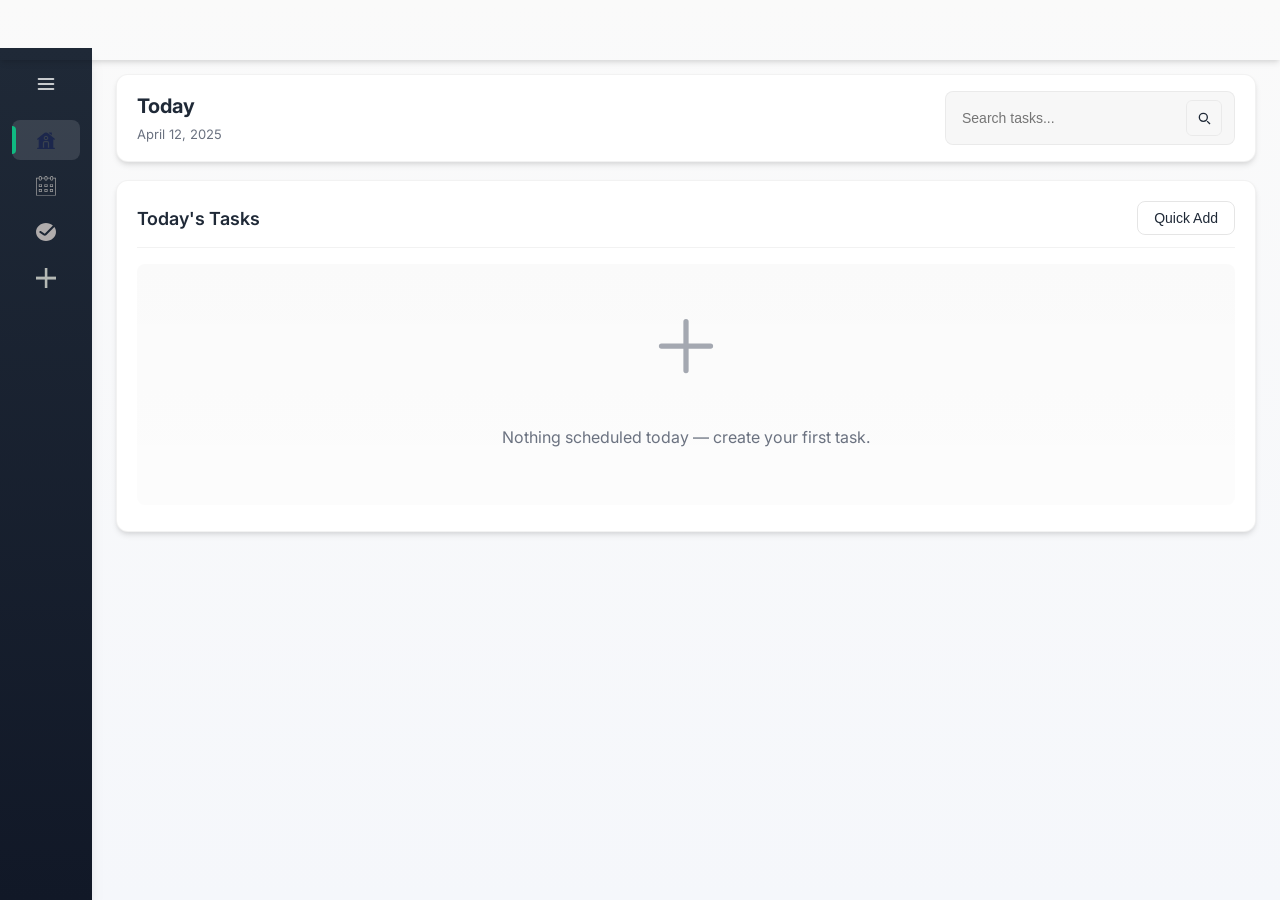
<file: index.html>
<!doctype html>
<html lang="en">
<head>
  <meta charset="utf-8" />
  <meta name="viewport" content="width=device-width,initial-scale=1" />
  <title>Todo App — Professional UI</title>

  <link rel="preconnect" href="https://fonts.gstatic.com" crossorigin />
  <link href="https://fonts.googleapis.com/css2?family=Inter:wght@300;400;500;600;700;800&display=swap" rel="stylesheet" />

  <link rel="stylesheet" href="style.css" />
</head>
<body>
  <!-- GLOBAL TOP BAR -->
  <div id="globalTopBar" class="global-topbar" role="region" aria-label="Top bar">
    <div class="global-topbar-inner">
      <div class="global-left">
        <span class="global-msg"></span>
      </div>
      <div class="global-right"></div>
    </div>
  </div>

  <div id="app" class="app-shell">
    <!-- SIDEBAR -->
    <aside id="sidebar" class="sidebar collapsed" aria-label="Primary navigation">
      <div class="sidebar-top">
        <button id="menuToggle" class="icon-btn" aria-label="Toggle menu">
          <svg width="20" height="20" viewBox="0 0 24 24" fill="none" stroke="currentColor" stroke-width="2" aria-hidden="true">
            <line x1="3" y1="6" x2="21" y2="6" stroke-linecap="round"/>
            <line x1="3" y1="12" x2="21" y2="12" stroke-linecap="round"/>
            <line x1="3" y1="18" x2="21" y2="18" stroke-linecap="round"/>
          </svg>
        </button>
      </div>

      <nav class="sidebar-nav" role="navigation">
        <button class="nav-item active" id="nav-today" title="Today" aria-label="Today">
          <img src="./Assets/Home.svg" width="20" height="20" class="nav-icon" alt="Today"/>
          <span class="nav-text">Today</span>
        </button>
        <button class="nav-item" id="nav-calendar" title="Calendar" aria-label="Calendar">
          <img src="./Assets/Calender.svg" width="20" height="20" class="nav-icon" alt="Calendar"/>
          <span class="nav-text">Calendar</span>
        </button>
        <button class="nav-item" id="nav-completed" title="Completed" aria-label="Completed">
          <img src="./Assets/CompleatedTask.svg" width="20" height="20" class="nav-icon" alt="Completed tasks"/>
          <span class="nav-text">Completed</span>
        </button>
        <button class="nav-item" id="nav-add" title="Add task" aria-label="Add task">
          <img src="./Assets/AddItem.svg" width="20" height="20" class="nav-icon" alt="Add Task"/>
          <span class="nav-text">Add Task</span>
        </button>
      </nav>
    </aside>

   
    <main id="mainContent" class="main">
      <header class="topbar">
        <div class="topbar-left">
          <h1 id="pageTitle">Today</h1>
          <div class="page-sub">April 12, 2025</div>
        </div>

        <div class="topbar-right">
          <div class="searchwrap">
            <input type="search" placeholder="Search tasks..." id="searchTask" class="search"/>
            <button class="icon-btn mini" aria-label="Search">
              <svg width="16" height="16" viewBox="0 0 24 24" fill="none" stroke="currentColor" stroke-width="2">
                <circle cx="11" cy="11" r="6"/>
                <line x1="21" y1="21" x2="16.65" y2="16.65"/>
              </svg>
            </button>
          </div>
        </div>
      </header>

      <section id="contentArea" class="content">
      
        <section id="todayView" class="view">
          <div class="panel">
            <div class="panel-header">
              <h2>Today's Tasks</h2>
              <div class="panel-actions">
                <button id="quickAddBtn" class="btn btn-outline">Quick Add</button>
              </div>
            </div>

            <div id="todayEmpty" class="empty-state" style="display:none;">
              <div class="empty-illustration" aria-hidden="true">
                <svg width="84" height="84" viewBox="0 0 24 24" fill="none" stroke="currentColor" stroke-width="1.5">
                  <path d="M12 5v14M5 12h14" stroke-linecap="round"/>
                </svg>
              </div>
              <p class="empty-text">Nothing scheduled today — create your first task.</p>
            </div>

            <div id="todayTasks" class="task-list"></div>
          </div>
        </section>

        
        <section id="calendarView" class="view" style="display:none;">
          <div class="calendar-layout">
            <div class="calendar-panel panel">
              <div class="calendar-header">
                <button id="prevMonth" class="calendar-nav-btn" aria-label="Previous month">
                  <svg width="18" height="18" viewBox="0 0 24 24" fill="none" stroke="currentColor" stroke-width="2">
                    <polyline points="15 18 9 12 15 6"/>
                  </svg>
                </button>

                <h3 id="currentMonth" class="calendar-month">April 2025</h3>

                <button id="nextMonth" class="calendar-nav-btn" aria-label="Next month">
                  <svg width="18" height="18" viewBox="0 0 24 24" fill="none" stroke="currentColor" stroke-width="2">
                    <polyline points="9 18 15 12 9 6"/>
                  </svg>
                </button>
              </div>
              <div id="calendar" class="calendar-grid" role="grid" aria-label="Calendar"></div>
            </div>

            <aside id="selectedDateTasks" class="tasks-panel panel selected-date-tasks"></aside>
          </div>
        </section>

       
        <section id="completedView" class="view" style="display:none;">
          <div class="panel">
            <div class="panel-header">
              <h2>Completed Tasks</h2>
              <div class="panel-actions">
                <button id="clearCompleted" class="btn btn-danger">Clear All</button>
              </div>
            </div>
            <div id="completedTasks" class="task-list"></div>
          </div>
        </section>
      </section>
    </main>
  </div>


  <div id="taskModal" class="modal" aria-hidden="true" style="display:none;">
    <div class="modal-sheet" role="dialog" aria-modal="true" aria-labelledby="modalTitle">
      <header class="modal-header">
        <h3 id="modalTitle">Add Task</h3>
        <button id="cancelBtn" class="icon-btn" aria-label="Close modal">
          <svg width="18" height="18" viewBox="0 0 24 24" fill="none" stroke="currentColor" stroke-width="2">
            <line x1="18" y1="6" x2="6" y2="18"/>
            <line x1="6" y1="6" x2="18" y2="18"/>
          </svg>
        </button>
      </header>

      <div class="modal-body">
        <label class="field">
          <span class="field-label">Title</span>
          <input id="taskTitle" class="input-field" placeholder="e.g., Finish project README"/>
        </label>

        <label class="field">
          <span class="field-label">Description</span>
          <textarea id="taskDescription" class="input-field textarea-field" placeholder="Optional details"></textarea>
        </label>

        <div class="form-row">
          <label class="field small">
            <span class="field-label">Date</span>
            <input id="taskDate" type="date" class="date-input"/>
          </label>

          <label class="field small">
            <span class="field-label">Priority</span>
            <select id="taskPriority" class="priority-select">
              <option value="low">Low</option>
              <option value="medium" selected>Medium</option>
              <option value="high">High</option>
            </select>
          </label>
        </div>

        <div class="modal-footer">
          <button id="saveTaskBtn" class="btn btn-primary">Add Task</button>
          <button id="deleteTaskBtn" class="btn btn-delete" style="display:none;">Delete</button>
        </div>
      </div>
    </div>
  </div>

  <script type="module" src="./src/initial.js"></script>
  <script>
  
    const menuToggle = document.getElementById('menuToggle');
    const sidebar = document.getElementById('sidebar');

    menuToggle.addEventListener('click', () => {
      sidebar.classList.toggle('collapsed');
    });
  </script>
</body>
</html>
</file>
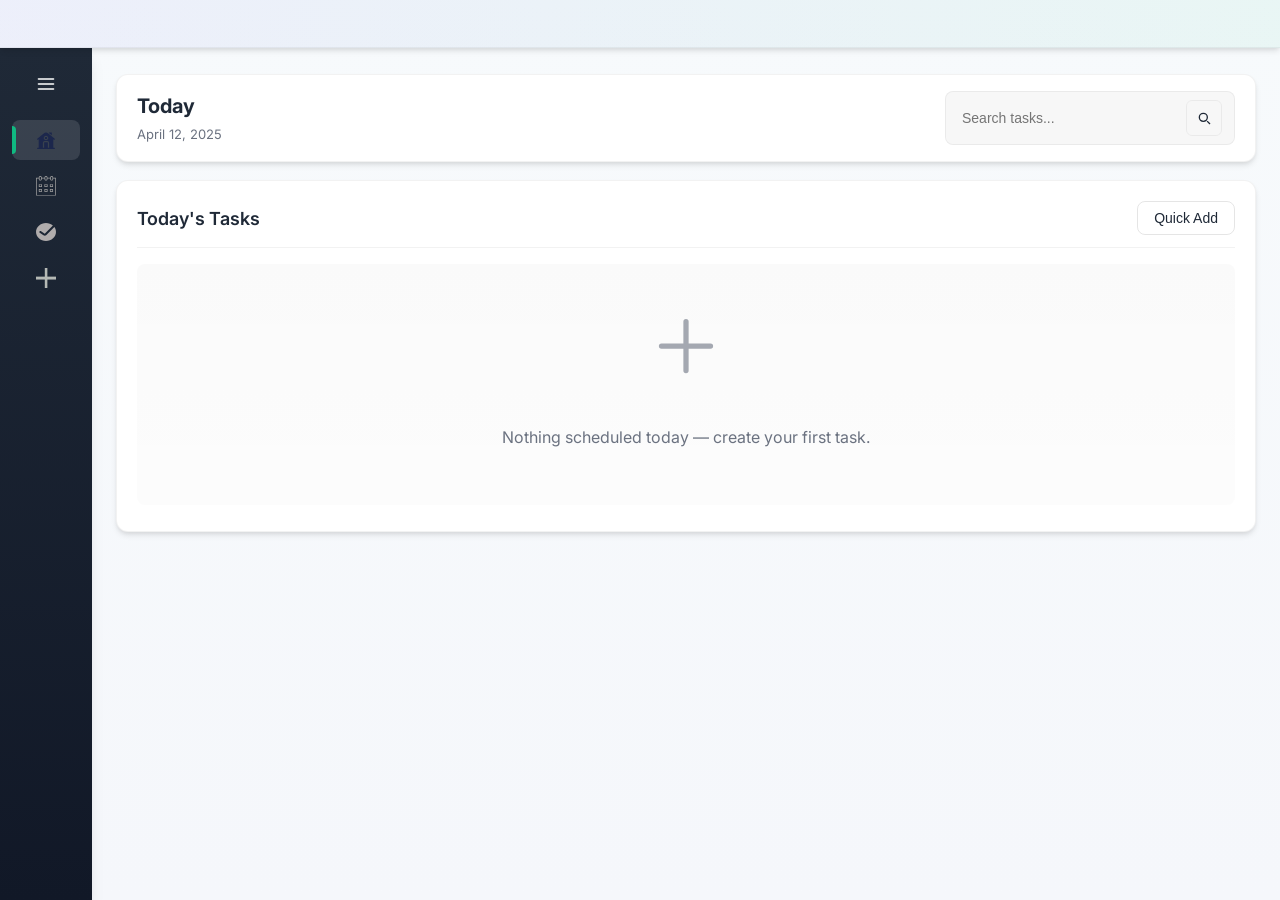
<file: To-Do/index.html>
<!doctype html>
<html lang="en">
<head>
  <meta charset="utf-8" />
  <meta name="viewport" content="width=device-width,initial-scale=1" />
  <title>Todo App — Professional UI</title>

  <link rel="preconnect" href="https://fonts.gstatic.com" crossorigin />
  <link href="https://fonts.googleapis.com/css2?family=Inter:wght@300;400;500;600;700;800&display=swap" rel="stylesheet" />

  <link rel="stylesheet" href="style.css" />
</head>
<body>
  <!-- GLOBAL TOP BAR -->
  <div id="globalTopBar" class="global-topbar" role="region" aria-label="Top bar">
    <div class="global-topbar-inner">
      <div class="global-left">
        <span class="global-msg"></span>
      </div>
      <div class="global-right"></div>
    </div>
  </div>

  <div id="app" class="app-shell">
    <!-- SIDEBAR -->
    <aside id="sidebar" class="sidebar collapsed" aria-label="Primary navigation">
      <div class="sidebar-top">
        <button id="menuToggle" class="icon-btn" aria-label="Toggle menu">
          <svg width="20" height="20" viewBox="0 0 24 24" fill="none" stroke="currentColor" stroke-width="2" aria-hidden="true">
            <line x1="3" y1="6" x2="21" y2="6" stroke-linecap="round"/>
            <line x1="3" y1="12" x2="21" y2="12" stroke-linecap="round"/>
            <line x1="3" y1="18" x2="21" y2="18" stroke-linecap="round"/>
          </svg>
        </button>
      </div>

      <nav class="sidebar-nav" role="navigation">
        <button class="nav-item active" id="nav-today" title="Today" aria-label="Today">
          <img src="./Assets/Home.svg" width="20" height="20" class="nav-icon" alt="Today"/>
          <span class="nav-text">Today</span>
        </button>
        <button class="nav-item" id="nav-calendar" title="Calendar" aria-label="Calendar">
          <img src="./Assets/Calender.svg" width="20" height="20" class="nav-icon" alt="Calendar"/>
          <span class="nav-text">Calendar</span>
        </button>
        <button class="nav-item" id="nav-completed" title="Completed" aria-label="Completed">
          <img src="./Assets/CompleatedTask.svg" width="20" height="20" class="nav-icon" alt="Completed tasks"/>
          <span class="nav-text">Completed</span>
        </button>
        <button class="nav-item" id="nav-add" title="Add task" aria-label="Add task">
          <img src="./Assets/AddItem.svg" width="20" height="20" class="nav-icon" alt="Add Task"/>
          <span class="nav-text">Add Task</span>
        </button>
      </nav>
    </aside>

    <!-- MAIN -->
    <main id="mainContent" class="main">
      <header class="topbar">
        <div class="topbar-left">
          <h1 id="pageTitle">Today</h1>
          <div class="page-sub">April 12, 2025</div>
        </div>

        <div class="topbar-right">
          <div class="searchwrap">
            <input type="search" placeholder="Search tasks..." id="searchTask" class="search"/>
            <button class="icon-btn mini" aria-label="Search">
              <svg width="16" height="16" viewBox="0 0 24 24" fill="none" stroke="currentColor" stroke-width="2">
                <circle cx="11" cy="11" r="6"/>
                <line x1="21" y1="21" x2="16.65" y2="16.65"/>
              </svg>
            </button>
          </div>
        </div>
      </header>

      <section id="contentArea" class="content">
        <!-- TODAY VIEW -->
        <section id="todayView" class="view">
          <div class="panel">
            <div class="panel-header">
              <h2>Today's Tasks</h2>
              <div class="panel-actions">
                <button id="quickAddBtn" class="btn btn-outline">Quick Add</button>
              </div>
            </div>

            <div id="todayEmpty" class="empty-state" style="display:none;">
              <div class="empty-illustration" aria-hidden="true">
                <svg width="84" height="84" viewBox="0 0 24 24" fill="none" stroke="currentColor" stroke-width="1.5">
                  <path d="M12 5v14M5 12h14" stroke-linecap="round"/>
                </svg>
              </div>
              <p class="empty-text">Nothing scheduled today — create your first task.</p>
            </div>

            <div id="todayTasks" class="task-list"></div>
          </div>
        </section>

        <!-- CALENDAR VIEW -->
        <section id="calendarView" class="view" style="display:none;">
          <div class="calendar-layout">
            <div class="calendar-panel panel">
              <div class="calendar-header">
                <button id="prevMonth" class="calendar-nav-btn" aria-label="Previous month">
                  <svg width="18" height="18" viewBox="0 0 24 24" fill="none" stroke="currentColor" stroke-width="2">
                    <polyline points="15 18 9 12 15 6"/>
                  </svg>
                </button>

                <h3 id="currentMonth" class="calendar-month">April 2025</h3>

                <button id="nextMonth" class="calendar-nav-btn" aria-label="Next month">
                  <svg width="18" height="18" viewBox="0 0 24 24" fill="none" stroke="currentColor" stroke-width="2">
                    <polyline points="9 18 15 12 9 6"/>
                  </svg>
                </button>
              </div>
              <div id="calendar" class="calendar-grid" role="grid" aria-label="Calendar"></div>
            </div>

            <aside id="selectedDateTasks" class="tasks-panel panel selected-date-tasks"></aside>
          </div>
        </section>

        <!-- COMPLETED VIEW -->
        <section id="completedView" class="view" style="display:none;">
          <div class="panel">
            <div class="panel-header">
              <h2>Completed Tasks</h2>
              <div class="panel-actions">
                <button id="clearCompleted" class="btn btn-danger">Clear All</button>
              </div>
            </div>
            <div id="completedTasks" class="task-list"></div>
          </div>
        </section>
      </section>
    </main>
  </div>

  <!-- ADD / EDIT MODAL -->
  <div id="taskModal" class="modal" aria-hidden="true" style="display:none;">
    <div class="modal-sheet" role="dialog" aria-modal="true" aria-labelledby="modalTitle">
      <header class="modal-header">
        <h3 id="modalTitle">Add Task</h3>
        <button id="cancelBtn" class="icon-btn" aria-label="Close modal">
          <svg width="18" height="18" viewBox="0 0 24 24" fill="none" stroke="currentColor" stroke-width="2">
            <line x1="18" y1="6" x2="6" y2="18"/>
            <line x1="6" y1="6" x2="18" y2="18"/>
          </svg>
        </button>
      </header>

      <div class="modal-body">
        <label class="field">
          <span class="field-label">Title</span>
          <input id="taskTitle" class="input-field" placeholder="e.g., Finish project README"/>
        </label>

        <label class="field">
          <span class="field-label">Description</span>
          <textarea id="taskDescription" class="input-field textarea-field" placeholder="Optional details"></textarea>
        </label>

        <div class="form-row">
          <label class="field small">
            <span class="field-label">Date</span>
            <input id="taskDate" type="date" class="date-input"/>
          </label>

          <label class="field small">
            <span class="field-label">Priority</span>
            <select id="taskPriority" class="priority-select">
              <option value="low">Low</option>
              <option value="medium" selected>Medium</option>
              <option value="high">High</option>
            </select>
          </label>
        </div>

        <div class="modal-footer">
          <button id="saveTaskBtn" class="btn btn-primary">Add Task</button>
          <button id="deleteTaskBtn" class="btn btn-delete" style="display:none;">Delete</button>
        </div>
      </div>
    </div>
  </div>

  <script type="module" src="./src/initial.js"></script>
  <script>
    // Sidebar toggle for small screens
    const menuToggle = document.getElementById('menuToggle');
    const sidebar = document.getElementById('sidebar');

    menuToggle.addEventListener('click', () => {
      sidebar.classList.toggle('collapsed');
    });
  </script>
</body>
</html>
</file>
<file: style.css>
:root {
  --global-topbar-height: 48px;
  --bg: #f5f7fb;
  --card: #ffffff;
  --muted: #6b7280;
  --text: #1f2937;
  --accent: #10b981;
  --accent-hover: #059669;
  --danger: #ef4444;
  --danger-hover: #dc2626;
  --warning: #f59e0b;
  --shadow-1: 0 4px 6px -1px rgba(0, 0, 0, 0.1), 0 2px 4px -1px rgba(0, 0, 0, 0.06);
  --shadow-2: 0 10px 15px -3px rgba(0, 0, 0, 0.1), 0 4px 6px -2px rgba(0, 0, 0, 0.05);
  --shadow-3: 0 20px 25px -5px rgba(0, 0, 0, 0.1), 0 10px 10px -5px rgba(0, 0, 0, 0.04);
  --radius-lg: 12px;
  --radius-md: 8px;
  --radius-sm: 6px;
  --max-width: 1200px;
  --gap: 16px;
  --transition: all 0.2s ease;
  font-family: "Inter", system-ui, -apple-system, "Segoe UI", Roboto, "Helvetica Neue", Arial;
}

/* reset box sizing */
* {
  box-sizing: border-box;
}

/* full height */
html,
body {
  height: 100%;
}

/* body styles */
body {
  margin: 0;
  background: linear-gradient(180deg, #fafafa 0%, var(--bg) 100%);
  color: var(--text);
  -webkit-font-smoothing: antialiased;
  -moz-osx-font-smoothing: grayscale;
  font-size: 14px;
  line-height: 1.5;
}

.app-shell {
  display: flex;
  min-height: 100vh;
  align-items: stretch;
  padding-top: var(--global-topbar-height);
}


.global-topbar {
  position: fixed;
  top: 0;
  left: 0;
  right: 0;
  height: 60px;
  box-shadow: var(--shadow-1);
  z-index: 80;
  display: flex;
  align-items: center;
  justify-content: center;
}

/* topbar inner */
.global-topbar-inner {
  width: 100%;
  max-width: var(--max-width);
  display: flex;
  align-items: center;
  justify-content: space-between;
  gap: 12px;
  padding: 0 20px;
  color: var(--text);
  font-size: 13px;
}

/* left area */
.global-left {
  display: flex;
  align-items: center;
  gap: 10px;
}

/* message (kept blank) */
.global-msg {
  color: var(--muted);
  font-weight: 500;
}

/* right area */
.global-right {
  display: flex;
  align-items: center;
  gap: 10px;
}

/* sidebar */
.sidebar {
  width: 92px;
  background: linear-gradient(180deg, #1f2937, #111827);
  color: #fff;
  display: flex;
  flex-direction: column;
  justify-content: flex-start;
  padding: 18px 12px;
  gap: 12px;
  transition: var(--transition);
  box-shadow: var(--shadow-2);
  z-index: 10;
}

/* collapsed width */
.sidebar.collapsed {
  width: 92px;
}

/* expanded width (applies when JS removes 'collapsed') */
.sidebar:not(.collapsed) {
  width: 240px;
}

/* top of sidebar */
.sidebar .sidebar-top {
  display: flex;
  flex-direction: column;
  gap: 12px;
}

/* nav */
.sidebar-nav {
  display: flex;
  flex-direction: column;
  gap: 6px;
  margin-top: 6px;
}

/* nav item style */
.nav-item {
  display: flex;
  align-items: center;
  gap: 10px;
  padding: 10px;
  border-radius: var(--radius-md);
  background: transparent;
  border: none;
  color: #d1d5db;
  cursor: pointer;
  transition: var(--transition);
  justify-content: center;
}

/* when sidebar expanded show text and left-aligned */
.sidebar:not(.collapsed) .nav-item {
  justify-content: flex-start;
  padding: 10px 12px;
}

/* hover */
.nav-item:hover {
  background: rgba(255, 255, 255, 0.08);
  transform: translateX(2px);
  color: #fff;
}

/* active state */
.nav-item.active {
  background: rgba(255, 255, 255, 0.12);
  color: #fff;
  position: relative;
}

/* active bar indicator */
.nav-item.active::before {
  content: '';
  position: absolute;
  left: 0;
  top: 50%;
  transform: translateY(-50%);
  width: 4px;
  height: 70%;
  background: var(--accent);
  border-radius: 0 4px 4px 0;
}

/* nav icon image */
.nav-icon {
  width: 20px;
  height: 20px;
  display: inline-block;
  object-fit: contain;
  vertical-align: middle;
}

/* nav text hidden when collapsed */
.nav-text {
  display: none;
  font-weight: 500;
  color: #fff;
}

/* show nav-text when sidebar expanded */
.sidebar:not(.collapsed) .nav-text {
  display: inline-block;
}

/* main area */
.main {
  flex: 1;
  display: flex;
  flex-direction: column;
  align-items: center;
  padding: 20px 24px;
  transition: var(--transition);
}

/* topbar */
.topbar {
  width: 100%;
  max-width: var(--max-width);
  display: flex;
  justify-content: space-between;
  align-items: center;
  padding: 16px 20px;
  border-radius: var(--radius-lg);
  background: var(--card);
  box-shadow: var(--shadow-1);
  margin-bottom: 18px;
  border: 1px solid rgba(0, 0, 0, 0.05);
  margin-top: 6px;
}

/* page title */
.topbar-left h1 {
  margin: 0;
  font-size: 20px;
  font-weight: 700;
}

/* page subtitle */
.page-sub {
  font-size: 13px;
  color: var(--muted);
  margin-top: 4px;
}

/* topbar right */
.topbar-right {
  display: flex;
  align-items: center;
  gap: 12px;
}

/* search wrapper */
.searchwrap {
  display: flex;
  align-items: center;
  gap: 8px;
  background: rgba(0, 0, 0, 0.03);
  padding: 8px 12px;
  border-radius: var(--radius-md);
  border: 1px solid rgba(0, 0, 0, 0.05);
  transition: var(--transition);
}

/* focus state for search */
.searchwrap:focus-within {
  border-color: var(--accent);
  box-shadow: 0 0 0 3px rgba(16, 185, 129, 0.08);
}

/* search input */
.search {
  border: 0;
  background: transparent;
  padding: 4px;
  width: 220px;
  outline: none;
  font-size: 14px;
  color: var(--text);
}

/* icon button */
.icon-btn {
  background: transparent;
  border: 0;
  color: inherit;
  cursor: pointer;
  padding: 8px;
  border-radius: var(--radius-sm);
  display: inline-flex;
  align-items: center;
  justify-content: center;
  transition: var(--transition);
}

/* icon hover */
.icon-btn:hover {
  background: rgba(0, 0, 0, 0.05);
}

/* mini icon */
.icon-btn.mini {
  width: 36px;
  height: 36px;
  border-radius: var(--radius-sm);
  background: transparent;
  border: 1px solid rgba(0, 0, 0, 0.05);
}

/* content */
.content {
  width: 100%;
  max-width: var(--max-width);
  display: flex;
  flex-direction: column;
  gap: 18px;
  padding-bottom: 60px;
}

/* panel */
.panel {
  background: var(--card);
  border-radius: var(--radius-lg);
  box-shadow: var(--shadow-1);
  padding: 20px;
  border: 1px solid rgba(0, 0, 0, 0.05);
}

/* panel header */
.panel-header {
  display: flex;
  align-items: center;
  justify-content: space-between;
  padding-bottom: 12px;
  border-bottom: 1px solid rgba(0, 0, 0, 0.05);
  margin-bottom: 16px;
}

/* panel title */
.panel-header h2 {
  margin: 0;
  font-size: 18px;
  font-weight: 600;
}

/* actions */
.panel-actions {
  display: flex;
  gap: 8px;
  align-items: center;
}

/* buttons */
.btn {
  padding: 8px 16px;
  border-radius: var(--radius-md);
  border: 0;
  cursor: pointer;
  font-weight: 500;
  font-size: 14px;
  transition: var(--transition);
  display: inline-flex;
  align-items: center;
  justify-content: center;
  gap: 6px;
}

/* primary button */
.btn-primary {
  background: var(--accent);
  color: #fff;
  box-shadow: var(--shadow-1);
}

/* primary hover */
.btn-primary:hover {
  background: var(--accent-hover);
  box-shadow: var(--shadow-2);
}

/* outline button */
.btn-outline {
  background: transparent;
  border: 1px solid rgba(0, 0, 0, 0.1);
  color: var(--text);
}

/* outline hover */
.btn-outline:hover {
  background: rgba(0, 0, 0, 0.03);
  border-color: rgba(0, 0, 0, 0.2);
}

/* danger button */
.btn-danger {
  background: transparent;
  color: var(--danger);
  border: 1px solid rgba(239, 68, 68, 0.2);
}

/* delete button */
.btn-delete {
  background: var(--danger);
  color: #fff;
  border: none;
  border-radius: var(--radius-md);
  padding: 8px 16px;
}

/* empty state */
.empty-state {
  display: flex;
  flex-direction: column;
  align-items: center;
  gap: 16px;
  padding: 40px 20px;
  border-radius: var(--radius-md);
  background: linear-gradient(180deg, rgba(0, 0, 0, 0.02), rgba(0, 0, 0, 0.01));
}

/* empty svg */
.empty-illustration svg {
  color: var(--muted);
  opacity: 0.6;
}

/* empty text */
.empty-text {
  color: var(--muted);
  font-size: 16px;
  text-align: center;
}

/* task list */
.task-list {
  display: flex;
  flex-direction: column;
  gap: 12px;
  padding-top: 6px;
}

/* task item */
.task-item {
  display: flex;
  align-items: flex-start;
  gap: 12px;
  padding: 16px;
  border-radius: var(--radius-md);
  background: linear-gradient(180deg, #fff, #fbfdff);
  border: 1px solid rgba(0, 0, 0, 0.05);
  cursor: pointer;
  transition: var(--transition);
  box-shadow: var(--shadow-1);
}

/* task hover */
.task-item:hover {
  transform: translateY(-2px);
  box-shadow: var(--shadow-2);
}

/* completed */
.task-item.completed {
  opacity: 0.7;
}

/* title style */
.task-title {
  font-weight: 600;
  color: var(--text);
  font-size: 15px;
  margin-bottom: 4px;
  cursor: pointer;
}

/* description */
.task-desc {
  font-size: 14px;
  color: var(--muted);
  margin-bottom: 8px;
}

/* meta */
.task-meta-info {
  display: flex;
  gap: 12px;
  font-size: 12px;
  color: var(--muted);
}

/* priority badges */
.task-priority {
  font-weight: 500;
  padding: 2px 8px;
  border-radius: 12px;
  font-size: 11px;
  text-transform: uppercase;
}

/* priority colors */
.task-priority.high {
  background: rgba(239, 68, 68, 0.1);
  color: var(--danger);
}

.task-priority.medium {
  background: rgba(245, 158, 11, 0.1);
  color: var(--warning);
}

.task-priority.low {
  background: rgba(16, 185, 129, 0.1);
  color: var(--accent);
}

/* calendar layout */
.calendar-layout {
  display: grid;
  grid-template-columns: 480px 1fr;
  gap: 18px;
  align-items: start;
}

/* calendar panel */
.calendar-panel {
  padding: 16px;
}

/* calendar header */
.calendar-header {
  display: flex;
  align-items: center;
  justify-content: space-between;
  padding: 8px 0;
  margin-bottom: 12px;
}

/* calendar month */
.calendar-month {
  font-size: 18px;
  margin: 0;
  font-weight: 600;
}

/* nav btn */
.calendar-nav-btn {
  border: 0;
  background: transparent;
  padding: 8px;
  border-radius: var(--radius-sm);
  cursor: pointer;
  transition: var(--transition);
  color: var(--text);
}

/* nav hover */
.calendar-nav-btn:hover {
  background: rgba(0, 0, 0, 0.05);
}

/* calendar grid */
.calendar-grid {
  display: grid;
  grid-template-columns: repeat(7, 1fr);
  gap: 8px;
  padding: 10px;
  background: linear-gradient(180deg, rgba(250, 250, 251, 0.9), rgba(250, 250, 251, 0.9));
  border-radius: var(--radius-md);
}

/* calendar day */
.calendar-day {
  aspect-ratio: 1/1;
  display: flex;
  align-items: center;
  justify-content: center;
  border-radius: var(--radius-sm);
  cursor: pointer;
  font-weight: 500;
  color: var(--text);
  transition: var(--transition);
  position: relative;
}

/* calendar hover */
.calendar-day:hover {
  background: rgba(0, 0, 0, 0.05);
}

/* today */
.calendar-day.today {
  background: var(--accent);
  color: #fff;
  box-shadow: var(--shadow-1);
}

/* has tasks dot */
.calendar-day.has-tasks::after {
  content: '';
  position: absolute;
  bottom: 4px;
  width: 4px;
  height: 4px;
  background: var(--accent);
  border-radius: 50%;
}

/* selected day */
.calendar-day.selected {
  outline: 2px solid var(--accent);
  transform: scale(1.05);
}

/* tasks panel */
.tasks-panel {
  display: flex;
  flex-direction: column;
  gap: 10px;
  padding: 16px;
  min-height: 360px;
}

/* modal */
.modal {
  position: fixed;
  inset: 0;
  display: flex;
  align-items: center;
  justify-content: center;
  background: rgba(0, 0, 0, 0.5);
  z-index: 100;
  opacity: 0;
  visibility: hidden;
  transition: opacity 0.3s, visibility 0.3s;
}

/* modal show */
.modal.show {
  opacity: 1;
  visibility: visible;
}

/* modal sheet */
.modal-sheet {
  width: 92%;
  max-width: 680px;
  border-radius: var(--radius-lg);
  background: var(--card);
  box-shadow: var(--shadow-3);
  border: 1px solid rgba(0, 0, 0, 0.1);
  overflow: hidden;
  transform: translateY(20px);
  transition: transform 0.3s;
}

/* modal-sheet show */
.modal.show .modal-sheet {
  transform: translateY(0);
}

/* modal header */
.modal-header {
  display: flex;
  align-items: center;
  justify-content: space-between;
  padding: 16px 20px;
  border-bottom: 1px solid rgba(0, 0, 0, 0.05);
}

/* modal title */
.modal-header h3 {
  margin: 0;
  font-size: 18px;
  font-weight: 600;
}

/* modal body */
.modal-body {
  padding: 20px;
  display: flex;
  flex-direction: column;
  gap: 16px;
}

/* fields */
.field {
  display: flex;
  flex-direction: column;
  gap: 6px;
}

/* labels */
.field-label {
  font-size: 13px;
  color: var(--muted);
  font-weight: 500;
}

/* inputs */
.input-field {
  padding: 10px 12px;
  border-radius: var(--radius-md);
  border: 1px solid rgba(0, 0, 0, 0.1);
  font-size: 14px;
  transition: var(--transition);
}

/* input focus */
.input-field:focus {
  outline: none;
  border-color: var(--accent);
  box-shadow: 0 0 0 3px rgba(16, 185, 129, 0.08);
}

/* textarea */
.textarea-field {
  min-height: 90px;
  resize: vertical;
  padding: 10px 12px;
  border-radius: var(--radius-md);
}

/* date input */
.date-input {
  padding: 10px 12px;
  border-radius: var(--radius-md);
  border: 1px solid rgba(0, 0, 0, 0.1);
  transition: var(--transition);
}

/* date focus */
.date-input:focus {
  outline: none;
  border-color: var(--accent);
  box-shadow: 0 0 0 3px rgba(16, 185, 129, 0.08);
}

/* priority select */
.priority-select {
  padding: 10px 12px;
  border-radius: var(--radius-md);
  border: 1px solid rgba(0, 0, 0, 0.1);
  background: white;
  font-size: 14px;
  transition: var(--transition);
}

/* priority focus */
.priority-select:focus {
  outline: none;
  border-color: var(--accent);
  box-shadow: 0 0 0 3px rgba(16, 185, 129, 0.08);
}

/* form row */
.form-row {
  display: flex;
  gap: 12px;
}

/* small form */
.form-row .small {
  flex: 1;
}

/* modal footer */
.modal-footer {
  display: flex;
  justify-content: flex-end;
  gap: 12px;
  margin-top: 8px;
}

/* responsive adjustments */
@media (max-width: 1100px) {
  .calendar-layout {
    grid-template-columns: 1fr;
    gap: 12px;
  }

  .sidebar {
    width: 60px;
  }

  .sidebar:not(.collapsed) {
    width: 200px;
  }
}

/* mobile adjustments */
@media (max-width: 720px) {
  .topbar {
    padding: 12px 16px;
  }

  .search {
    width: 120px;
  }

  .sidebar {
    position: fixed;
    left: -100%;
    height: 100%;
    z-index: 90;
    transition: left 0.3s;
  }

  .sidebar.mobile-open {
    left: 0;
  }

  .global-left .global-msg {
    display: none;
  }

  .panel {
    padding: 16px;
  }

  .task-item {
    padding: 12px;
  }

  .modal-sheet {
    width: 95%;
  }
}

/* accessiblity focus */
button:focus-visible,
input:focus-visible,
textarea:focus-visible,
select:focus-visible {
  outline: 2px solid var(--accent);
  outline-offset: 2px;
}

/* prefers-reduced-motion */
@media (prefers-reduced-motion: reduce) {
  * {
    animation-duration: 0.01ms !important;
    animation-iteration-count: 1 !important;
    transition-duration: 0.01ms !important;
  }
}
</file>
<file: To-Do/style.css>
:root {
  --global-topbar-height: 48px;
  --bg: #f5f7fb;
  --card: #ffffff;
  --muted: #6b7280;
  --text: #1f2937;
  --accent: #10b981;
  --accent-hover: #059669;
  --danger: #ef4444;
  --danger-hover: #dc2626;
  --warning: #f59e0b;
  --shadow-1: 0 4px 6px -1px rgba(0, 0, 0, 0.1), 0 2px 4px -1px rgba(0, 0, 0, 0.06);
  --shadow-2: 0 10px 15px -3px rgba(0, 0, 0, 0.1), 0 4px 6px -2px rgba(0, 0, 0, 0.05);
  --shadow-3: 0 20px 25px -5px rgba(0, 0, 0, 0.1), 0 10px 10px -5px rgba(0, 0, 0, 0.04);
  --radius-lg: 12px;
  --radius-md: 8px;
  --radius-sm: 6px;
  --max-width: 1200px;
  --gap: 16px;
  --transition: all 0.2s ease;
  font-family: "Inter", system-ui, -apple-system, "Segoe UI", Roboto, "Helvetica Neue", Arial;
}

/* reset box sizing */
* {
  box-sizing: border-box;
}

/* full height */
html,
body {
  height: 100%;
}

/* body styles */
body {
  margin: 0;
  background: linear-gradient(180deg, #f7fafc 0%, var(--bg) 100%);
  color: var(--text);
  -webkit-font-smoothing: antialiased;
  -moz-osx-font-smoothing: grayscale;
  font-size: 14px;
  line-height: 1.5;
  font-family: var(--font-family, "Inter", system-ui, -apple-system, "Segoe UI", Roboto, "Helvetica Neue", Arial);
}

/* app shell */
.app-shell {
  display: flex;
  min-height: 100vh;
  align-items: stretch;
  padding-top: var(--global-topbar-height);
}

/* global top bar */
.global-topbar {
  position: fixed;
  top: 0;
  left: 0;
  right: 0;
  height: var(--global-topbar-height);
  background: linear-gradient(90deg, rgba(79, 70, 229, 0.06), rgba(16, 185, 129, 0.06));
  border-bottom: 1px solid rgba(0, 0, 0, 0.05);
  box-shadow: var(--shadow-1);
  z-index: 80;
  display: flex;
  align-items: center;
  justify-content: center;
}

/* topbar inner */
.global-topbar-inner {
  width: 100%;
  max-width: var(--max-width);
  display: flex;
  align-items: center;
  justify-content: space-between;
  gap: 12px;
  padding: 0 20px;
  color: var(--text);
  font-size: 13px;
}

/* left area */
.global-left {
  display: flex;
  align-items: center;
  gap: 10px;
}

/* message (kept blank) */
.global-msg {
  color: var(--muted);
  font-weight: 500;
}

/* right area */
.global-right {
  display: flex;
  align-items: center;
  gap: 10px;
}

/* sidebar */
.sidebar {
  width: 92px;
  background: linear-gradient(180deg, #1f2937, #111827);
  color: #fff;
  display: flex;
  flex-direction: column;
  justify-content: flex-start;
  padding: 18px 12px;
  gap: 12px;
  transition: var(--transition);
  box-shadow: var(--shadow-2);
  z-index: 10;
}

/* collapsed width */
.sidebar.collapsed {
  width: 92px;
}

/* expanded width (applies when JS removes 'collapsed') */
.sidebar:not(.collapsed) {
  width: 240px;
}

/* top of sidebar */
.sidebar .sidebar-top {
  display: flex;
  flex-direction: column;
  gap: 12px;
}

/* nav */
.sidebar-nav {
  display: flex;
  flex-direction: column;
  gap: 6px;
  margin-top: 6px;
}

/* nav item style */
.nav-item {
  display: flex;
  align-items: center;
  gap: 10px;
  padding: 10px;
  border-radius: var(--radius-md);
  background: transparent;
  border: none;
  color: #d1d5db;
  cursor: pointer;
  transition: var(--transition);
  justify-content: center;
}

/* when sidebar expanded show text and left-aligned */
.sidebar:not(.collapsed) .nav-item {
  justify-content: flex-start;
  padding: 10px 12px;
}

/* hover */
.nav-item:hover {
  background: rgba(255, 255, 255, 0.08);
  transform: translateX(2px);
  color: #fff;
}

/* active state */
.nav-item.active {
  background: rgba(255, 255, 255, 0.12);
  color: #fff;
  position: relative;
}

/* active bar indicator */
.nav-item.active::before {
  content: '';
  position: absolute;
  left: 0;
  top: 50%;
  transform: translateY(-50%);
  width: 4px;
  height: 70%;
  background: var(--accent);
  border-radius: 0 4px 4px 0;
}

/* nav icon image */
.nav-icon {
  width: 20px;
  height: 20px;
  display: inline-block;
  object-fit: contain;
  vertical-align: middle;
}

/* nav text hidden when collapsed */
.nav-text {
  display: none;
  font-weight: 500;
  color: #fff;
}

/* show nav-text when sidebar expanded */
.sidebar:not(.collapsed) .nav-text {
  display: inline-block;
}

/* main area */
.main {
  flex: 1;
  display: flex;
  flex-direction: column;
  align-items: center;
  padding: 20px 24px;
  transition: var(--transition);
}

/* topbar */
.topbar {
  width: 100%;
  max-width: var(--max-width);
  display: flex;
  justify-content: space-between;
  align-items: center;
  padding: 16px 20px;
  border-radius: var(--radius-lg);
  background: var(--card);
  box-shadow: var(--shadow-1);
  margin-bottom: 18px;
  border: 1px solid rgba(0, 0, 0, 0.05);
  margin-top: 6px;
}

/* page title */
.topbar-left h1 {
  margin: 0;
  font-size: 20px;
  font-weight: 700;
}

/* page subtitle */
.page-sub {
  font-size: 13px;
  color: var(--muted);
  margin-top: 4px;
}

/* topbar right */
.topbar-right {
  display: flex;
  align-items: center;
  gap: 12px;
}

/* search wrapper */
.searchwrap {
  display: flex;
  align-items: center;
  gap: 8px;
  background: rgba(0, 0, 0, 0.03);
  padding: 8px 12px;
  border-radius: var(--radius-md);
  border: 1px solid rgba(0, 0, 0, 0.05);
  transition: var(--transition);
}

/* focus state for search */
.searchwrap:focus-within {
  border-color: var(--accent);
  box-shadow: 0 0 0 3px rgba(16, 185, 129, 0.08);
}

/* search input */
.search {
  border: 0;
  background: transparent;
  padding: 4px;
  width: 220px;
  outline: none;
  font-size: 14px;
  color: var(--text);
}

/* icon button */
.icon-btn {
  background: transparent;
  border: 0;
  color: inherit;
  cursor: pointer;
  padding: 8px;
  border-radius: var(--radius-sm);
  display: inline-flex;
  align-items: center;
  justify-content: center;
  transition: var(--transition);
}

/* icon hover */
.icon-btn:hover {
  background: rgba(0, 0, 0, 0.05);
}

/* mini icon */
.icon-btn.mini {
  width: 36px;
  height: 36px;
  border-radius: var(--radius-sm);
  background: transparent;
  border: 1px solid rgba(0, 0, 0, 0.05);
}

/* content */
.content {
  width: 100%;
  max-width: var(--max-width);
  display: flex;
  flex-direction: column;
  gap: 18px;
  padding-bottom: 60px;
}

/* panel */
.panel {
  background: var(--card);
  border-radius: var(--radius-lg);
  box-shadow: var(--shadow-1);
  padding: 20px;
  border: 1px solid rgba(0, 0, 0, 0.05);
}

/* panel header */
.panel-header {
  display: flex;
  align-items: center;
  justify-content: space-between;
  padding-bottom: 12px;
  border-bottom: 1px solid rgba(0, 0, 0, 0.05);
  margin-bottom: 16px;
}

/* panel title */
.panel-header h2 {
  margin: 0;
  font-size: 18px;
  font-weight: 600;
}

/* actions */
.panel-actions {
  display: flex;
  gap: 8px;
  align-items: center;
}

/* buttons */
.btn {
  padding: 8px 16px;
  border-radius: var(--radius-md);
  border: 0;
  cursor: pointer;
  font-weight: 500;
  font-size: 14px;
  transition: var(--transition);
  display: inline-flex;
  align-items: center;
  justify-content: center;
  gap: 6px;
}

/* primary button */
.btn-primary {
  background: var(--accent);
  color: #fff;
  box-shadow: var(--shadow-1);
}

/* primary hover */
.btn-primary:hover {
  background: var(--accent-hover);
  box-shadow: var(--shadow-2);
}

/* outline button */
.btn-outline {
  background: transparent;
  border: 1px solid rgba(0, 0, 0, 0.1);
  color: var(--text);
}

/* outline hover */
.btn-outline:hover {
  background: rgba(0, 0, 0, 0.03);
  border-color: rgba(0, 0, 0, 0.2);
}

/* danger button */
.btn-danger {
  background: transparent;
  color: var(--danger);
  border: 1px solid rgba(239, 68, 68, 0.2);
}

/* delete button */
.btn-delete {
  background: var(--danger);
  color: #fff;
  border: none;
  border-radius: var(--radius-md);
  padding: 8px 16px;
}

/* empty state */
.empty-state {
  display: flex;
  flex-direction: column;
  align-items: center;
  gap: 16px;
  padding: 40px 20px;
  border-radius: var(--radius-md);
  background: linear-gradient(180deg, rgba(0, 0, 0, 0.02), rgba(0, 0, 0, 0.01));
}

/* empty svg */
.empty-illustration svg {
  color: var(--muted);
  opacity: 0.6;
}

/* empty text */
.empty-text {
  color: var(--muted);
  font-size: 16px;
  text-align: center;
}

/* task list */
.task-list {
  display: flex;
  flex-direction: column;
  gap: 12px;
  padding-top: 6px;
}

/* task item */
.task-item {
  display: flex;
  align-items: flex-start;
  gap: 12px;
  padding: 16px;
  border-radius: var(--radius-md);
  background: linear-gradient(180deg, #fff, #fbfdff);
  border: 1px solid rgba(0, 0, 0, 0.05);
  cursor: pointer;
  transition: var(--transition);
  box-shadow: var(--shadow-1);
}

/* task hover */
.task-item:hover {
  transform: translateY(-2px);
  box-shadow: var(--shadow-2);
}

/* completed */
.task-item.completed {
  opacity: 0.7;
}

/* title style */
.task-title {
  font-weight: 600;
  color: var(--text);
  font-size: 15px;
  margin-bottom: 4px;
  cursor: pointer;
}

/* description */
.task-desc {
  font-size: 14px;
  color: var(--muted);
  margin-bottom: 8px;
}

/* meta */
.task-meta-info {
  display: flex;
  gap: 12px;
  font-size: 12px;
  color: var(--muted);
}

/* priority badges */
.task-priority {
  font-weight: 500;
  padding: 2px 8px;
  border-radius: 12px;
  font-size: 11px;
  text-transform: uppercase;
}

/* priority colors */
.task-priority.high {
  background: rgba(239, 68, 68, 0.1);
  color: var(--danger);
}

.task-priority.medium {
  background: rgba(245, 158, 11, 0.1);
  color: var(--warning);
}

.task-priority.low {
  background: rgba(16, 185, 129, 0.1);
  color: var(--accent);
}

/* calendar layout */
.calendar-layout {
  display: grid;
  grid-template-columns: 480px 1fr;
  gap: 18px;
  align-items: start;
}

/* calendar panel */
.calendar-panel {
  padding: 16px;
}

/* calendar header */
.calendar-header {
  display: flex;
  align-items: center;
  justify-content: space-between;
  padding: 8px 0;
  margin-bottom: 12px;
}

/* calendar month */
.calendar-month {
  font-size: 18px;
  margin: 0;
  font-weight: 600;
}

/* nav btn */
.calendar-nav-btn {
  border: 0;
  background: transparent;
  padding: 8px;
  border-radius: var(--radius-sm);
  cursor: pointer;
  transition: var(--transition);
  color: var(--text);
}

/* nav hover */
.calendar-nav-btn:hover {
  background: rgba(0, 0, 0, 0.05);
}

/* calendar grid */
.calendar-grid {
  display: grid;
  grid-template-columns: repeat(7, 1fr);
  gap: 8px;
  padding: 10px;
  background: linear-gradient(180deg, rgba(250, 250, 251, 0.9), rgba(250, 250, 251, 0.9));
  border-radius: var(--radius-md);
}

/* calendar day */
.calendar-day {
  aspect-ratio: 1/1;
  display: flex;
  align-items: center;
  justify-content: center;
  border-radius: var(--radius-sm);
  cursor: pointer;
  font-weight: 500;
  color: var(--text);
  transition: var(--transition);
  position: relative;
}

/* calendar hover */
.calendar-day:hover {
  background: rgba(0, 0, 0, 0.05);
}

/* today */
.calendar-day.today {
  background: var(--accent);
  color: #fff;
  box-shadow: var(--shadow-1);
}

/* has tasks dot */
.calendar-day.has-tasks::after {
  content: '';
  position: absolute;
  bottom: 4px;
  width: 4px;
  height: 4px;
  background: var(--accent);
  border-radius: 50%;
}

/* selected day */
.calendar-day.selected {
  outline: 2px solid var(--accent);
  transform: scale(1.05);
}

/* tasks panel */
.tasks-panel {
  display: flex;
  flex-direction: column;
  gap: 10px;
  padding: 16px;
  min-height: 360px;
}

/* modal */
.modal {
  position: fixed;
  inset: 0;
  display: flex;
  align-items: center;
  justify-content: center;
  background: rgba(0, 0, 0, 0.5);
  z-index: 100;
  opacity: 0;
  visibility: hidden;
  transition: opacity 0.3s, visibility 0.3s;
}

/* modal show */
.modal.show {
  opacity: 1;
  visibility: visible;
}

/* modal sheet */
.modal-sheet {
  width: 92%;
  max-width: 680px;
  border-radius: var(--radius-lg);
  background: var(--card);
  box-shadow: var(--shadow-3);
  border: 1px solid rgba(0, 0, 0, 0.1);
  overflow: hidden;
  transform: translateY(20px);
  transition: transform 0.3s;
}

/* modal-sheet show */
.modal.show .modal-sheet {
  transform: translateY(0);
}

/* modal header */
.modal-header {
  display: flex;
  align-items: center;
  justify-content: space-between;
  padding: 16px 20px;
  border-bottom: 1px solid rgba(0, 0, 0, 0.05);
}

/* modal title */
.modal-header h3 {
  margin: 0;
  font-size: 18px;
  font-weight: 600;
}

/* modal body */
.modal-body {
  padding: 20px;
  display: flex;
  flex-direction: column;
  gap: 16px;
}

/* fields */
.field {
  display: flex;
  flex-direction: column;
  gap: 6px;
}

/* labels */
.field-label {
  font-size: 13px;
  color: var(--muted);
  font-weight: 500;
}

/* inputs */
.input-field {
  padding: 10px 12px;
  border-radius: var(--radius-md);
  border: 1px solid rgba(0, 0, 0, 0.1);
  font-size: 14px;
  transition: var(--transition);
}

/* input focus */
.input-field:focus {
  outline: none;
  border-color: var(--accent);
  box-shadow: 0 0 0 3px rgba(16, 185, 129, 0.08);
}

/* textarea */
.textarea-field {
  min-height: 90px;
  resize: vertical;
  padding: 10px 12px;
  border-radius: var(--radius-md);
}

/* date input */
.date-input {
  padding: 10px 12px;
  border-radius: var(--radius-md);
  border: 1px solid rgba(0, 0, 0, 0.1);
  transition: var(--transition);
}

/* date focus */
.date-input:focus {
  outline: none;
  border-color: var(--accent);
  box-shadow: 0 0 0 3px rgba(16, 185, 129, 0.08);
}

/* priority select */
.priority-select {
  padding: 10px 12px;
  border-radius: var(--radius-md);
  border: 1px solid rgba(0, 0, 0, 0.1);
  background: white;
  font-size: 14px;
  transition: var(--transition);
}

/* priority focus */
.priority-select:focus {
  outline: none;
  border-color: var(--accent);
  box-shadow: 0 0 0 3px rgba(16, 185, 129, 0.08);
}

/* form row */
.form-row {
  display: flex;
  gap: 12px;
}

/* small form */
.form-row .small {
  flex: 1;
}

/* modal footer */
.modal-footer {
  display: flex;
  justify-content: flex-end;
  gap: 12px;
  margin-top: 8px;
}

/* responsive adjustments */
@media (max-width: 1100px) {
  .calendar-layout {
    grid-template-columns: 1fr;
    gap: 12px;
  }

  .sidebar {
    width: 60px;
  }

  .sidebar:not(.collapsed) {
    width: 200px;
  }
}

/* mobile adjustments */
@media (max-width: 720px) {
  .topbar {
    padding: 12px 16px;
  }

  .search {
    width: 120px;
  }

  .sidebar {
    position: fixed;
    left: -100%;
    height: 100%;
    z-index: 90;
    transition: left 0.3s;
  }

  .sidebar.mobile-open {
    left: 0;
  }

  .global-left .global-msg {
    display: none;
  }

  .panel {
    padding: 16px;
  }

  .task-item {
    padding: 12px;
  }

  .modal-sheet {
    width: 95%;
  }
}

/* accessiblity focus */
button:focus-visible,
input:focus-visible,
textarea:focus-visible,
select:focus-visible {
  outline: 2px solid var(--accent);
  outline-offset: 2px;
}

/* prefers-reduced-motion */
@media (prefers-reduced-motion: reduce) {
  * {
    animation-duration: 0.01ms !important;
    animation-iteration-count: 1 !important;
    transition-duration: 0.01ms !important;
  }
}
</file>
